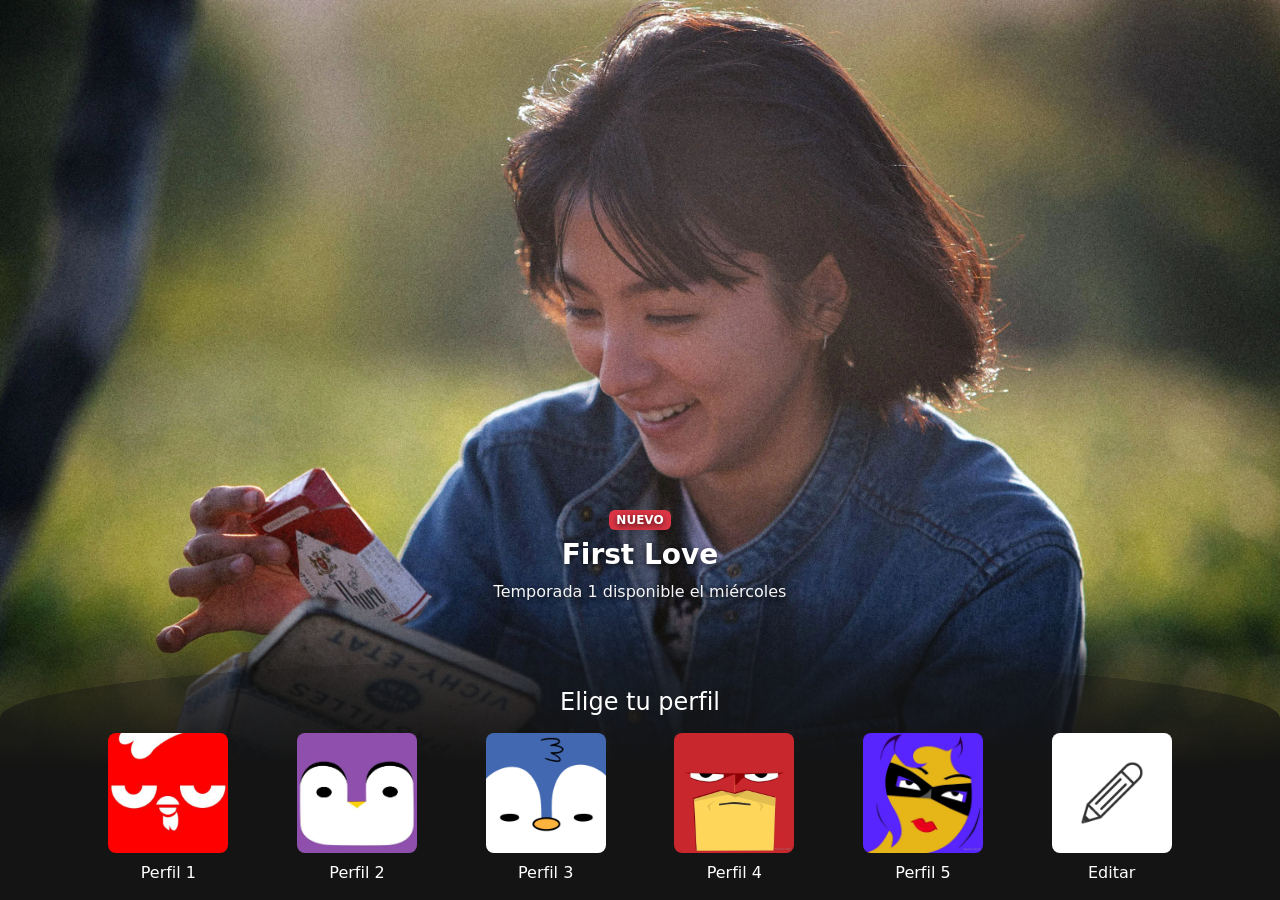
<file: index.html>
<!DOCTYPE html>
<html lang="es">
    <head>
        <meta charset="UTF-8">
        <meta name="viewport" content="width=device-width, initial-scale=1.0">
        <title>Selección de Usuarios</title>
        <link href="bootstrap/css/bootstrap.min.css" rel="stylesheet">
        <link href="css/Diseño_1.css" rel="stylesheet">
    </head>
    <body class="bg-black">
        <div class="position-relative vh-100 overflow-hidden">
            <div id="fondoTelefono" class="carousel slide carousel-fade h-100 d-md-none" data-bs-ride="carousel" data-bs-pause="false">
             <div class="carousel-inner h-100">
                <div class="carousel-item active h-100">
                    <img src="img/telefono/FirstLove.webp" class="d-block w-100 h-100 object-fit-cover" alt="First Love">
                    <div class="carousel-caption aviso">
                        <span class="badge bg-danger mb-2">NUEVO</span>
                        <h2 class="fs-3 fw-bold">First Love</h2>
                        <p class="fs-6">Temporada 1 disponible el miércoles</p>
                    </div>
                </div>
                <div class="carousel-item h-100">
                    <img src="img/telefono/hospital playlist.webp" class="d-block w-100 h-100 object-fit-cover" alt="Hospital Playlist">
                    <div class="carousel-caption aviso">
                        <span class="badge bg-danger mb-2">NUEVO</span>
                        <h2 class="fs-3 fw-bold">hospital Playlist</h2>
                        <p class="fs-6">Temporada 2 disponible el sábado</p>
                    </div>
                </div>
                <div class="carousel-item h-100">
                    <img src="img/telefono/kiminitodoke.webp" class="d-block w-100 h-100 object-fit-cover" alt="Kimi ni Todoke">
                    <div class="carousel-caption aviso">
                        <span class="badge bg-danger mb-2">NUEVO</span>
                        <h2 class="fs-3 fw-bold">Kimi ni Todoke</h2>
                        <p class="fs-6">Temporada 2 disponible el jueves</p>
                    </div>
                </div>
                <div class="carousel-item h-100">
                    <img src="img/telefono/lasflores.webp" class="d-block w-100 h-100 object-fit-cover" alt="La Nobleza de las Flores">
                    <div class="carousel-caption aviso">
                        <span class="badge bg-danger mb-2">NUEVO</span>
                        <h2 class="fs-3 fw-bold">La Nobleza de las Flores</h2>
                        <p class="fs-6">Temporada 2 disponible el miércoles</p>
                    </div>
                </div>
                <div class="carousel-item h-100">
                    <img src="img/telefono/myname.webp" class="d-block w-100 h-100 object-fit-cover" alt="My Name">
                    <div class="carousel-caption aviso">
                        <span class="badge bg-danger mb-2">NUEVO</span>
                        <h2 class="fs-3 fw-bold">My Name</h2>
                        <p class="fs-6">Temporada 3 disponible el domingo</p>
                    </div>
                </div>
             </div>

            </div>
            <div id="fondoGrande" class="carousel slide carousel-fade h-100 d-none d-md-block" data-bs-ride="carousel" data-bs-pause="false">
                <div class="carousel-inner h-100">
                <div class="carousel-item active h-100">
                    <img src="img/tablet-desktop/FirstLove.webp" class="d-block w-100 h-100 object-fit-cover" alt="First Love">
                    <div class="carousel-caption aviso">
                        <span class="badge bg-danger mb-2">NUEVO</span>
                        <h2 class="fs-3 fw-bold">First Love</h2>
                        <p class="fs-6">Temporada 1 disponible el miércoles</p>
                    </div>
                </div>
                <div class="carousel-item h-100">
                    <img src="img/tablet-desktop/hospital_playlist.webp" class="d-block w-100 h-100 object-fit-cover" alt="Hospital Playlist">
                    <div class="carousel-caption aviso">
                        <span class="badge bg-danger mb-2">NUEVO</span>
                        <h2 class="fs-3 fw-bold">Hospital PLaylist</h2>
                        <p class="fs-6">Temporada 2 disponible el sábado</p>
                    </div>
                </div>
                <div class="carousel-item h-100">
                    <img src="img/tablet-desktop/kiminitodoke.webp" class="d-block w-100 h-100 object-fit-cover" alt="Kimi ni Todoke">
                    <div class="carousel-caption aviso">
                        <span class="badge bg-danger mb-2">NUEVO</span>
                        <h2 class="fs-3 fw-bold">Kimi ni Todoke</h2>
                        <p class="fs-6">Temporada 2 disponible el jueves</p>
                    </div>
                </div>
                <div class="carousel-item h-100">
                    <img src="img/tablet-desktop/lasflores.webp" class="d-block w-100 h-100 object-fit-cover" alt="La Nobleza de las Flores">
                    <div class="carousel-caption aviso">
                        <span class="badge bg-danger mb-2">NUEVO</span>
                        <h2 class="fs-3 fw-bold">La Nobleza de las Flores</h2>
                        <p class="fs-6">Temporada 2 disponible el miércoles</p>
                    </div>
                </div>
                <div class="carousel-item h-100">
                    <img src="img/tablet-desktop/myname.webp" class="d-block w-100 h-100 object-fit-cover" alt="My Name">
                    <div class="carousel-caption aviso">
                        <span class="badge bg-danger mb-2">NUEVO</span>
                        <h2 class="fs-3 fw-bold">My Name</h2>
                        <p class="fs-6">Temporada 3 disponible el domingo</p>
                    </div>
                </div>
             </div>
            </div>
            <div class="panel position-absolute bottom-0 start-0 w-100 z-3 text-center text-white py-4">
                <h1 class="fs-4 fw-normal mb-3">Elige tu perfil</h1>
            <div class="container">
                <div class="row row-cols-3 row-cols-md-6 g-3 justify-content-center">
                    <div class="col">
                         <a href="peliculas.html" class="perfil text-white text-decoration-none">
                            <img src="img/perfiles/perfil1.jpg" class="img-fluid rounded-3" alt="Perfil 1">
                            <p class="mt-2 mb-0">Perfil 1</p>
                         </a>
                    </div>
                    <div class="col">
                         <a href="peliculas.html" class="perfil text-white text-decoration-none">
                            <img src="img/perfiles/perfil2.jpg" class="img-fluid rounded-3" alt="Perfil 2">
                            <p class="mt-2 mb-0">Perfil 2</p>
                         </a>
                    </div>
                    <div class="col">
                         <a href="peliculas.html" class="perfil text-white text-decoration-none">
                            <img src="img/perfiles/perfil3.jpg" class="img-fluid rounded-3" alt="Perfil 3">
                            <p class="mt-2 mb-0">Perfil 3</p>
                         </a>
                    </div>
                    <div class="col">
                         <a href="peliculas.html" class="perfil text-white text-decoration-none">
                            <img src="img/perfiles/perfil 4.jpg" class="img-fluid rounded-3" alt="Perfil 4">
                            <p class="mt-2 mb-0">Perfil 4</p>
                         </a>
                    </div>
                    <div class="col">
                         <a href="peliculas.html" class="perfil text-white text-decoration-none">
                            <img src="img/perfiles/perfil5.jpg" class="img-fluid rounded-3" alt="Perfil 5">
                            <p class="mt-2 mb-0">Perfil 5</p>
                         </a>
                         </div>
                         <div class="col">
                         <a href="#" class="perfil text-white text-decoration-none">
                            <img src="img/perfiles/lapiz.png" class="img-fluid rounded-3" alt="Editar Perfil">
                            <p class="mt-2 mb-0">Editar</p>
                         </a>
                         </div>
                    </div>
                </div>
            </div>
        </div>
         <script src="bootstrap/js/bootstrap.bundle.min.js"></script>
    </body>
</html>
</file>
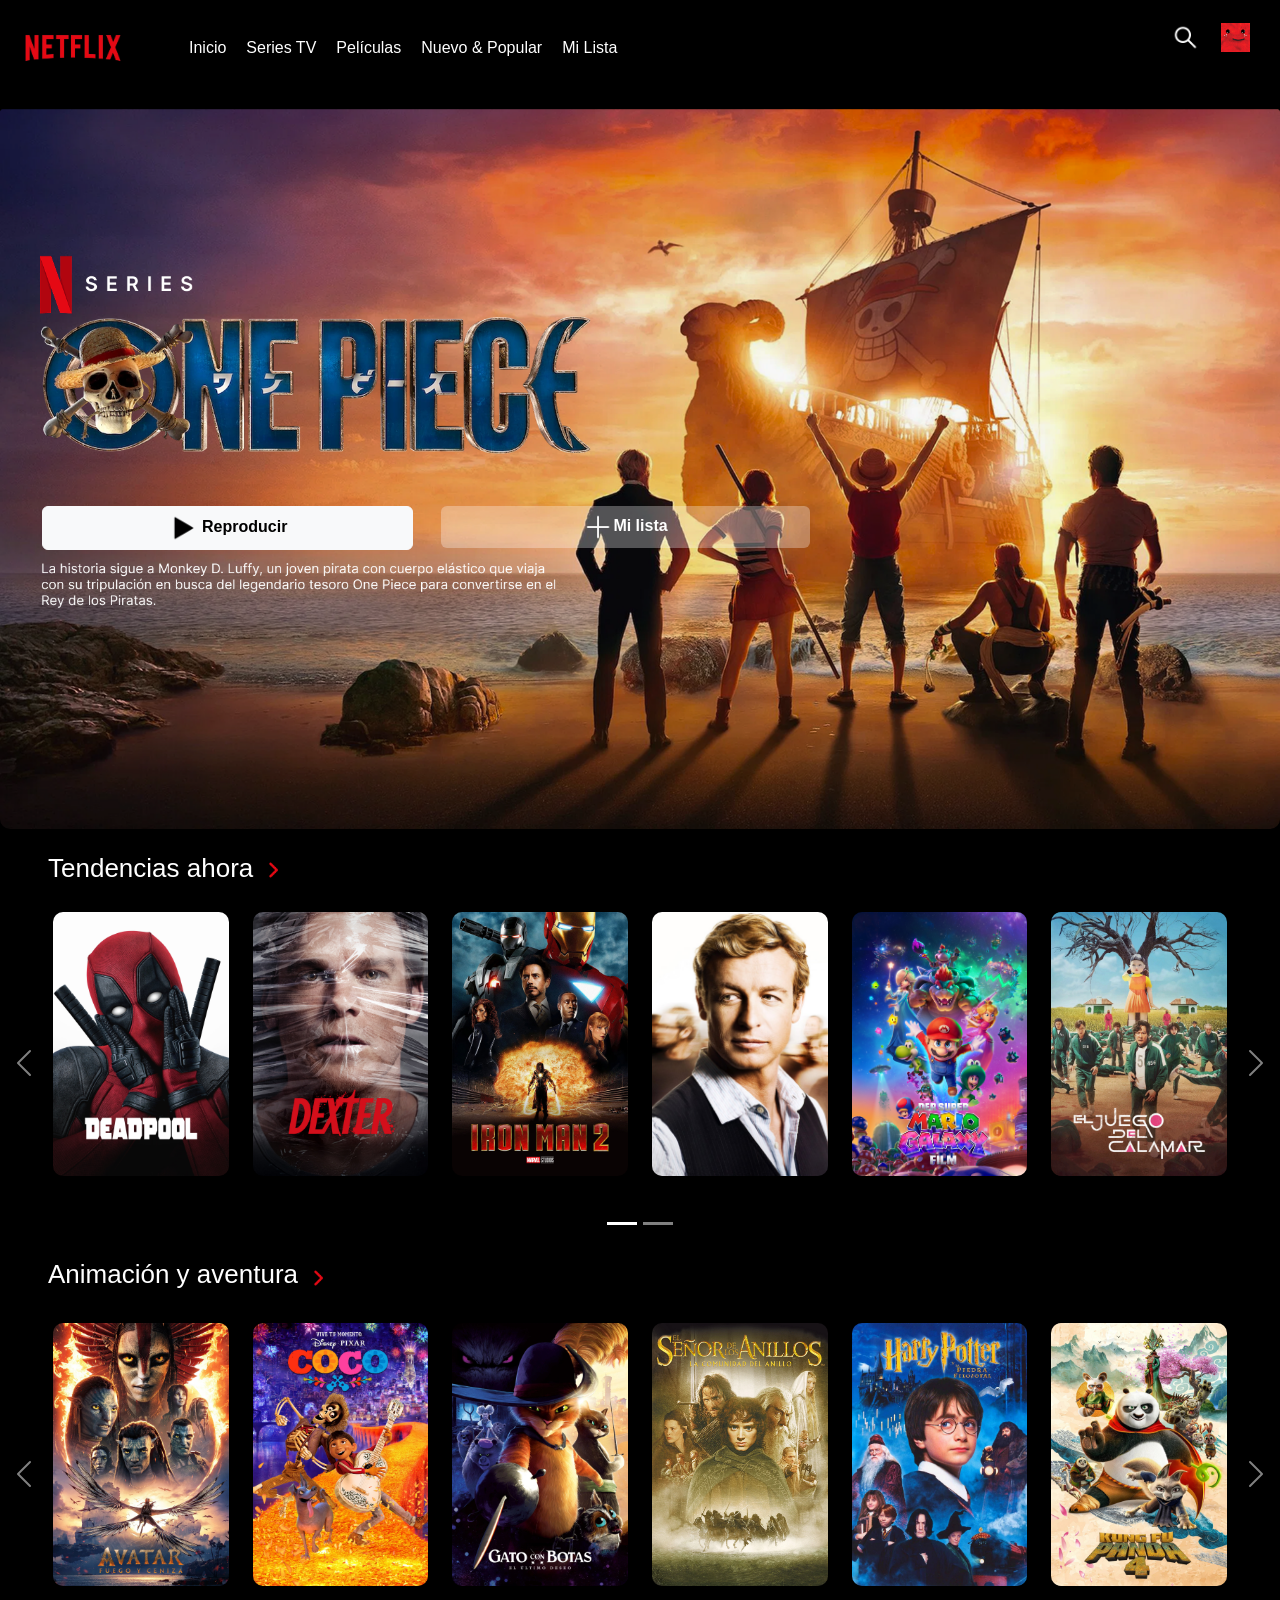
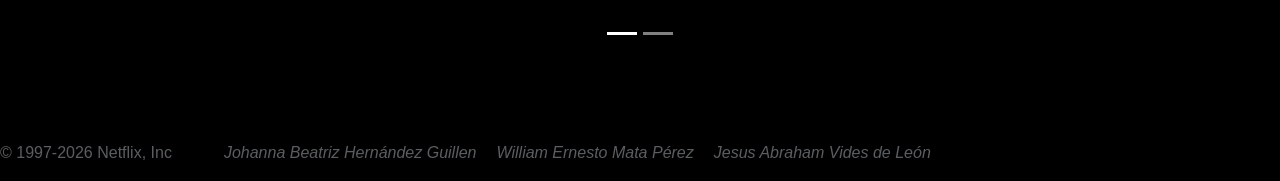
<file: peliculas.html>
<!DOCTYPE html>
<html lang="es">

<head>
    <meta charset="UTF-8">
    <meta name="viewport" content="width=device-width, initial-scale=1.0, user-scalable=no">
    <title>Netflix</title>
    <!--Icono metadato-->
    <link rel="icon" href="img/logo(N).png">
    <link href="https://cdn.jsdelivr.net/npm/bootstrap@5.3.9/dist/css/bootstrap.min.css" rel="stylesheet"
        integrity="sha384-yEPZ7jP9S0QKiUQ0m3jjsO4ProIW7wvR9gXkI7JOGa2XVsw53Yke2bsdkBbjmmiX" crossorigin="anonymous">

    <link rel="stylesheet" href="css/stylen.css">
    <link rel="stylesheet" href="css/pc.css">
    <link rel="stylesheet" href="css/movil.css">
</head>

<body>
    <main>

        <!-- ################################################################################
         VERSIÓN PC / TABLET
         Se ve desde 768px (md) hacia arriba:
           d-none     = oculto en el celular
           d-md-block = visible desde tablet
         Estilos en: css/pc.css
         ################################################################################ -->
        <div id="version-pc" class="d-none d-md-block">

            <!-- ===== ENCABEZADO PC: logo a la izquierda, avatar a la derecha ===== -->
            <header class="encabezado">
                <nav class="menu">
                    <img class="logo" src="img/NetflixLogo.jpg" width="100" alt="Logo de Netflix">
                    <ul class="seleccion-menu">
                        <li><a href="peliculas.html">Inicio</a></li>
                        <li><a href="peliculas.html">Series TV</a></li>
                        <li><a href="peliculas.html">Películas</a></li>
                        <li><a href="peliculas.html">Nuevo & Popular</a></li>
                        <li><a href="peliculas.html">Mi Lista</a></li>
                    </ul>
                </nav>
                <img class="buscar" src="img/buscar.png" alt="Lupa">
                <a href="index.html" class="text-decoration-none">
                    <img class="profile" src="img_profiles/profile1.png" width="50" class="avatar" alt="Profile image">
                </a>
            </header>


            <section id="pc-banner">
                <img src="img/Frame 2.png" alt="Imagen Banner">
                <div class="botones-banner">
                    <button type="button" class="btn btn-light w-100 mb-2">
                        <img src="img/reproducir.png" width="22" alt=""> <strong>Reproducir</strong>
                    </button>

                    <button type="button" class="btn btn-transparente w-100 h-25">
                        <img src="img/mi-lista.png" width="22" alt=""><strong>Mi lista</strong>
                    </button>
                </div>
            </section>


            <br>
            <!--CARRUSEL 1 Tendencias-->
            <section id="carrusel-pc-1" class="carrusel-pc px-5">
                <section class="fila-tendencias">
                    <h3>Tendencias ahora</h3>
                    <img src="img/flecha-roja.png" height="20px" width="20px" alt="vector flecha roja">
                </section>
                <div id="carruselIndicadores" class="carousel slide" data-bs-ride="carousel">
                    <div class="carousel-inner">
                        <div class="carousel-item active"> <!--Posters pestaña 1-->
                            <div class="row g-4">
                                <div class="col-2"><img class="poster" src="img/Deadpool (2016).jpg"
                                        alt="Primera diapositiva"></div>
                                <div class="col-2"><img class="poster" src="img/Dexter (2006).jpg"
                                        alt="Segunda diapositiva"></div>
                                <div class="col-2"><img class="poster" src="img/Iron Man 2 (2010).jpg"
                                        alt="Tercera diapositiva"></div>
                                <div class="col-2"><img class="poster" src="img/Mentalist(2008).jpg"
                                        alt="Cuarta diapositiva"></div>
                                <div class="col-2"><img class="poster" src="img/The Super Mario Galaxy Movie (2026).jpg"
                                        alt="Quinta diapositiva">
                                </div>
                                <div class="col-2"><img class="poster" src="img/Eljuegodelcalamarportada(2021).jpg"
                                        alt="Sexta diapositiva"></div>

                            </div>
                        </div>
                        <div class="carousel-item"><!--Posters pestaña 2-->
                            <div class="carousel-item-active">
                                <div class="row g-4">
                                    <div class="col-2"><img class="poster" src="img/Wednesday(2022).jpg"
                                            alt="Séptima diapositiva"></div>
                                    <div class="col-2"><img class="poster" src="img/Shrek(20021).jpg"
                                            alt="Octava diapositiva"></div>
                                    <div class="col-2"><img class="poster" src="img/Mipobreangelito(1990).jpg"
                                            alt="Novena diapositiva"></div>
                                    <div class="col-2"><img class="poster" src="img/TopGun.jpg"
                                            alt="Decima diapositiva"></div>
                                    <div class="col-2"><img class="poster" src="img/Rick and Morty (2013).jpg"
                                            alt="Onceava diapositiva"></div>
                                    <div class="col-2"><img class="poster" src="img/Comoentrenaratudragon(2010).jpg"
                                            alt="Doceava diapositiva"></div>
                                </div>
                            </div>
                        </div>
                    </div>
                    <button class="carousel-control-prev" type="button" data-bs-target="#carruselIndicadores"
                        data-bs-slide="prev">
                        <span class="carousel-control-prev-icon" aria-hidden="true"></span>
                        <span class="visually-hidden">Anterior</span>
                    </button>
                    <button class="carousel-control-next" type="button" data-bs-target="#carruselIndicadores"
                        data-bs-slide="next">
                        <span class="carousel-control-next-icon" aria-hidden="true"></span>
                        <span class="visually-hidden">Siguiente</span>
                    </button>

                    <div class="carousel-indicators">
                        <button type="button" data-bs-target="#carruselIndicadores" data-bs-slide-to="0" class="active"
                            aria-current="true" aria-label="Diapositiva 1"></button>
                        <button type="button" data-bs-target="#carruselIndicadores" data-bs-slide-to="1"
                            aria-label="Diapositiva 2"></button>
                    </div>
                </div>
            </section>
            <br>
            <!--CARRUSEL 2 Animación y aventura-->

            <section id="carrusel-pc-2" class="carrusel-pc px-5">
                <section class="fila-animaven">
                    <h3>Animación y aventura</h3>
                    <img src="img/flecha-roja.png" height="20px" width="20px" alt="vector flecha roja">
                </section>
                <div id="carruselIndicadores2" class="carousel slide" data-bs-ride="carousel">
                    <div class="carousel-inner">
                        <div class="carousel-item active">
                            <div class="row g-4">
                                <div class="col-2"><img class="poster"
                                        src="img/anima-ventu/AvatarFuegoyCeniza(2025).jpg" alt="Primera diapositiva">
                                </div>
                                <div class="col-2"><img class="poster" src="img/anima-ventu/Coco(2017).jpg"
                                        alt="Segunda diapositiva"></div>
                                <div class="col-2"><img class="poster" src="img/anima-ventu/Elgatoconbotas(2022).jpg"
                                        alt="Tercera diapositiva"></div>
                                <div class="col-2"><img class="poster"
                                        src="img/anima-ventu/Elseñordelosanillos(2001).jpg" alt="Cuarta diapositiva">
                                </div>
                                <div class="col-2"><img class="poster" src="img/anima-ventu/HarryPotter(2001).jpg"
                                        alt="Quinta diapositiva">
                                </div>
                                <div class="col-2"><img class="poster" src="img/anima-ventu/KungFuPanda4(2024).jpg"
                                        alt="Sexta diapositiva"></div>

                            </div>
                        </div>
                        <div class="carousel-item">
                            <div class="carousel-item-active">
                                <div class="row g-4">
                                    <div class="col-2"><img class="poster" src="img/anima-ventu/LosCroods.jpg"
                                            alt="Séptima diapositiva"></div>
                                    <div class="col-2"><img class="poster"
                                            src="img/anima-ventu/Mivillanofavorito(2024).jpg" alt="Octava diapositiva">
                                    </div>
                                    <div class="col-2"><img class="poster" src="img/anima-ventu/RobotSalvaje.jpg"
                                            alt="Novena diapositiva"></div>
                                    <div class="col-2"><img class="poster" src="img/anima-ventu/Spider-Man(2018).jpg"
                                            alt="Decima diapositiva"></div>
                                    <div class="col-2"><img class="poster"
                                            src="img/anima-ventu/TransformersOne(2024).jpg" alt="Onceava diapositiva">
                                    </div>
                                    <div class="col-2"><img class="poster" src="img/anima-ventu/Vengadores(2018).jpg"
                                            alt="Doceava diapositiva"></div>
                                </div>
                            </div>
                        </div>
                    </div>
                    <button class="carousel-control-prev" type="button" data-bs-target="#carruselIndicadores2"
                        data-bs-slide="prev">
                        <span class="carousel-control-prev-icon" aria-hidden="true"></span>
                        <span class="visually-hidden">Anterior</span>
                    </button>
                    <button class="carousel-control-next" type="button" data-bs-target="#carruselIndicadores2"
                        data-bs-slide="next">
                        <span class="carousel-control-next-icon" aria-hidden="true"></span>
                        <span class="visually-hidden">Siguiente</span>
                    </button>

                    <div class="carousel-indicators">
                        <button type="button" data-bs-target="#carruselIndicadores2" data-bs-slide-to="0" class="active"
                            aria-current="true" aria-label="Diapositiva 1"></button>
                        <button type="button" data-bs-target="#carruselIndicadores2" data-bs-slide-to="1"
                            aria-label="Diapositiva 2"></button>
                    </div>
                </div>
            </section>

            <br><br><br><br>
            <!-- ===== PIE DE PÁGINA PC ===== -->
            <footer class="pie">
                <p>&#169 1997-2026 Netflix, Inc</p>
                <ul>
                    <li>Johanna Beatriz Hernández Guillen</li>
                    <li>William Ernesto Mata Pérez</li>
                    <li>Jesus Abraham Vides de León</li>
                </ul>
            </footer>

        </div>
        <!-- ############################ FIN VERSIÓN PC / TABLET ############################ -->


        <div id="version-movil" class="d-md-none">

            <header id="movil-encabezado">

                <div class="container-fluid py-2">
                    <div class="row align-items-center g-2">
                        <div class="col-auto">
                            <img src="img/logo(N).png" alt="Logo de Netflix" id="logopequeño" width="40">
                        </div>

                        <div class="col">
                            <h1 class="Titulo-movil">Inicio</h1>
                        </div>

                        <div class="col-auto">
                            <img src="img/descarga.png" alt="Logo de Descarga" width="36">
                            <img src="img/notificaciones.png" alt="Logo Notificaciones" width="38">
                        </div>


                    </div>
                </div>
            </header>
            <nav id="movil-categorias" class="container-fluid px-4 my-3">
                <div class="row g-2 flex-nowrap fila-deslizable">
                    <div class="col-auto"><a href="#" class="categoria">Series</a></div>
                    <div class="col-auto"><a href="#" class="categoria">Películas</a></div>
                    <div class="col-auto"><a href="#" class="categoria">Juegos</a></div>
                    <div class="col-auto"><a href="#" class="categoria">Nueva y popular</a></div>
                    <div class="col-auto"><a href="#" class="categoria">Documentales</a></div>
                    <div class="col-auto"><a href="#" class="categoria">Categoria</a></div>
                </div>
            </nav>
            <section id="movil-destacado">
                <div class="container-fluid px-4">
                    <div class="card bg-dark border-secondary">
                        <img src="img/TopGun.jpg" class="card-img" alt="Panel Top Gun">

                        <div class="card-img-overlay d-flex flex-column justify-content-end">
                            <p class="text-center etiquetas">Película · Acción · Emocionante</p>
                            <button type="button" class="btn btn-light w-100 mb-2">
                                <img src="img/reproducir.png" width="22" alt=""> <strong>Reproducir</strong>
                            </button>

                            <button type="button" class="btn btn-transparente w-100">
                                <img src="img/mi-lista.png" width="22" alt=""><strong>Mi lista</strong></button>

                        </div>

                    </div>

                </div>



            </section>

            <nav id="movil-barra-inferior" class="fixed-bottom">
                <div class="barra">
                    <div class="row g-0 text-center">
                        <div class="col">
                            <a href="peliculas.html" class="text-decoration-none">
                                <img src="img/inicio.png" width="26" alt="">
                                <span>Inicio</span>
                            </a>
                        </div>

                        <div class="col">
                            <a href="#" class="text-decoration-none">
                                <img src="img/clips.png" width="26" alt="">
                                <span>Clips</span>
                            </a>
                        </div>

                        <div class="col">
                            <a href="#" class="text-decoration-none">
                                <img src="img/juegos.png" width="26" alt="">
                                <span>Juegos</span>
                            </a>
                        </div>

                        <div class="col">
                            <a href="#" class="text-decoration-none">
                                <img src="img/buscar.png" width="26" alt="">
                                <span>Buscar</span>
                            </a>
                        </div>
                        <div class="col">
                            <a href="index.html" class="text-decoration-none">
                                <img src="img_profiles/profile1.png" width="26" alt="" class="avatar">
                                <span>Mi Netflix</span>
                            </a>
                        </div>

                    </div>

                </div>
            </nav>
            <section id="movil-categoria-1" class="container-fluid px-4 mt-4">
                <h2 class="titulo-fila">Continuar viendo</h2>

                <div class="row g-2 flex-nowrap fila-deslizable">
                    <div class="col-auto">
                        <img src="img/TopGun.jpg" class="poster" alt="Top Gun">
                    </div>
                    <div class="col-auto">
                        <img src="img/Wednesday(2022).jpg" class="poster" alt="Wednesday">
                    </div>
                    <div class="col-auto">
                        <img src="img/Shrek(20021).jpg" class="poster" alt="Shrek">
                    </div>
                    <div class="col-auto">
                        <img src="img/The Mentalist (2008).jpg" class="poster" alt="Top Gun">
                    </div>

                </div>
            </section>




        </div>

        <!-- SCRIPT BOOTSTRAP: siempre al final del body, para que funcionen los carruseles.
         No lo muevan ni lo borren. -->
        <script src="https://cdn.jsdelivr.net/npm/bootstrap@5.3.9/dist/js/bootstrap.bundle.min.js"
            integrity="sha384-WyOxWvTyr1QaMPfiPJSv76iReVthorl5uWlFtZPyK0IEB0hGzo9y5Bp9mYanr8Bu"
            crossorigin="anonymous"></script>
</body>

</html>
</file>
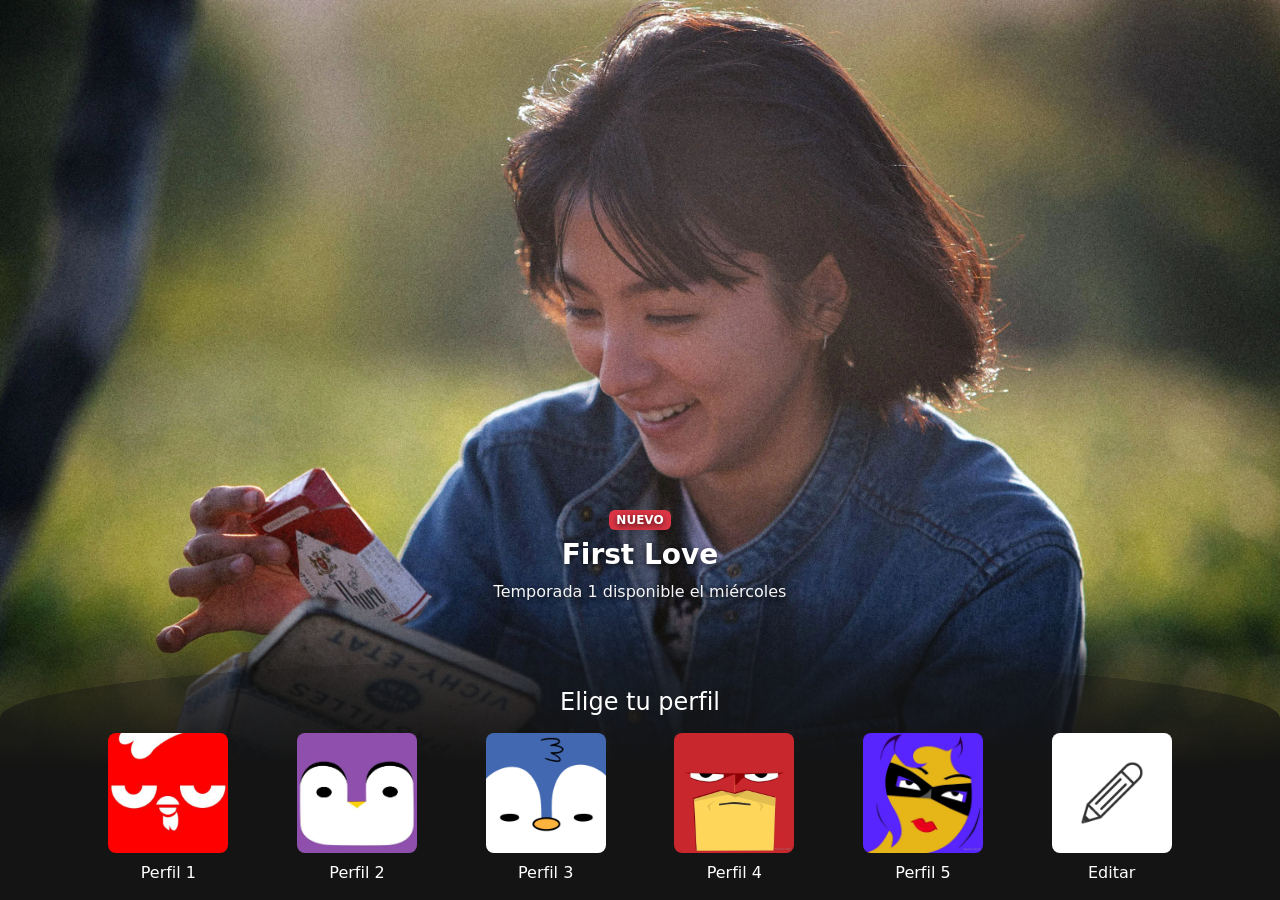
<file: SeleccionDeUsuario.html>
<!DOCTYPE html>
<html lang="es">
    <head>
        <meta charset="UTF-8">
        <meta name="viewport" content="width=device-width, initial-scale=1.0">
        <title>Selección de Usuarios</title>
        <link href="bootstrap/css/bootstrap.min.css" rel="stylesheet">
        <link href="css/Diseño_1.css" rel="stylesheet">
    </head>
    <body class="bg-black">
        <div class="position-relative vh-100 overflow-hidden">
            <div id="fondoTelefono" class="carousel slide carousel-fade h-100 d-md-none" data-bs-ride="carousel" data-bs-pause="false">
             <div class="carousel-inner h-100">
                <div class="carousel-item active h-100">
                    <img src="img/telefono/FirstLove.webp" class="d-block w-100 h-100 object-fit-cover" alt="First Love">
                    <div class="carousel-caption aviso">
                        <span class="badge bg-danger mb-2">NUEVO</span>
                        <h2 class="fs-3 fw-bold">First Love</h2>
                        <p class="fs-6">Temporada 1 disponible el miércoles</p>
                    </div>
                </div>
                <div class="carousel-item h-100">
                    <img src="img/telefono/hospital playlist.webp" class="d-block w-100 h-100 object-fit-cover" alt="Hospital Playlist">
                    <div class="carousel-caption aviso">
                        <span class="badge bg-danger mb-2">NUEVO</span>
                        <h2 class="fs-3 fw-bold">hospital Playlist</h2>
                        <p class="fs-6">Temporada 2 disponible el sábado</p>
                    </div>
                </div>
                <div class="carousel-item h-100">
                    <img src="img/telefono/kiminitodoke.webp" class="d-block w-100 h-100 object-fit-cover" alt="Kimi ni Todoke">
                    <div class="carousel-caption aviso">
                        <span class="badge bg-danger mb-2">NUEVO</span>
                        <h2 class="fs-3 fw-bold">Kimi ni Todoke</h2>
                        <p class="fs-6">Temporada 2 disponible el jueves</p>
                    </div>
                </div>
                <div class="carousel-item h-100">
                    <img src="img/telefono/lasflores.webp" class="d-block w-100 h-100 object-fit-cover" alt="La Nobleza de las Flores">
                    <div class="carousel-caption aviso">
                        <span class="badge bg-danger mb-2">NUEVO</span>
                        <h2 class="fs-3 fw-bold">La Nobleza de las Flores</h2>
                        <p class="fs-6">Temporada 2 disponible el miércoles</p>
                    </div>
                </div>
                <div class="carousel-item h-100">
                    <img src="img/telefono/myname.webp" class="d-block w-100 h-100 object-fit-cover" alt="My Name">
                    <div class="carousel-caption aviso">
                        <span class="badge bg-danger mb-2">NUEVO</span>
                        <h2 class="fs-3 fw-bold">My Name</h2>
                        <p class="fs-6">Temporada 3 disponible el domingo</p>
                    </div>
                </div>
             </div>

            </div>
            <div id="fondoGrande" class="carousel slide carousel-fade h-100 d-none d-md-block" data-bs-ride="carousel" data-bs-pause="false">
                <div class="carousel-inner h-100">
                <div class="carousel-item active h-100">
                    <img src="img/tablet-desktop/FirstLove.webp" class="d-block w-100 h-100 object-fit-cover" alt="First Love">
                    <div class="carousel-caption aviso">
                        <span class="badge bg-danger mb-2">NUEVO</span>
                        <h2 class="fs-3 fw-bold">First Love</h2>
                        <p class="fs-6">Temporada 1 disponible el miércoles</p>
                    </div>
                </div>
                <div class="carousel-item h-100">
                    <img src="img/tablet-desktop/hospital_playlist.webp" class="d-block w-100 h-100 object-fit-cover" alt="Hospital Playlist">
                    <div class="carousel-caption aviso">
                        <span class="badge bg-danger mb-2">NUEVO</span>
                        <h2 class="fs-3 fw-bold">Hospital PLaylist</h2>
                        <p class="fs-6">Temporada 2 disponible el sábado</p>
                    </div>
                </div>
                <div class="carousel-item h-100">
                    <img src="img/tablet-desktop/kiminitodoke.webp" class="d-block w-100 h-100 object-fit-cover" alt="Kimi ni Todoke">
                    <div class="carousel-caption aviso">
                        <span class="badge bg-danger mb-2">NUEVO</span>
                        <h2 class="fs-3 fw-bold">Kimi ni Todoke</h2>
                        <p class="fs-6">Temporada 2 disponible el jueves</p>
                    </div>
                </div>
                <div class="carousel-item h-100">
                    <img src="img/tablet-desktop/lasflores.webp" class="d-block w-100 h-100 object-fit-cover" alt="La Nobleza de las Flores">
                    <div class="carousel-caption aviso">
                        <span class="badge bg-danger mb-2">NUEVO</span>
                        <h2 class="fs-3 fw-bold">La Nobleza de las Flores</h2>
                        <p class="fs-6">Temporada 2 disponible el miércoles</p>
                    </div>
                </div>
                <div class="carousel-item h-100">
                    <img src="img/tablet-desktop/myname.webp" class="d-block w-100 h-100 object-fit-cover" alt="My Name">
                    <div class="carousel-caption aviso">
                        <span class="badge bg-danger mb-2">NUEVO</span>
                        <h2 class="fs-3 fw-bold">My Name</h2>
                        <p class="fs-6">Temporada 3 disponible el domingo</p>
                    </div>
                </div>
             </div>
            </div>
            <div class="panel position-absolute bottom-0 start-0 w-100 z-3 text-center text-white py-4">
                <h1 class="fs-4 fw-normal mb-3">Elige tu perfil</h1>
            <div class="container">
                <div class="row row-cols-3 row-cols-md-6 g-3 justify-content-center">
                    <div class="col">
                         <a href="peliculas.html" class="perfil text-white text-decoration-none">
                            <img src="img/perfiles/perfil1.jpg" class="img-fluid rounded-3" alt="Perfil 1">
                            <p class="mt-2 mb-0">Perfil 1</p>
                         </a>
                    </div>
                    <div class="col">
                         <a href="peliculas.html" class="perfil text-white text-decoration-none">
                            <img src="img/perfiles/perfil2.jpg" class="img-fluid rounded-3" alt="Perfil 2">
                            <p class="mt-2 mb-0">Perfil 2</p>
                         </a>
                    </div>
                    <div class="col">
                         <a href="peliculas.html" class="perfil text-white text-decoration-none">
                            <img src="img/perfiles/perfil3.jpg" class="img-fluid rounded-3" alt="Perfil 3">
                            <p class="mt-2 mb-0">Perfil 3</p>
                         </a>
                    </div>
                    <div class="col">
                         <a href="peliculas.html" class="perfil text-white text-decoration-none">
                            <img src="img/perfiles/perfil 4.jpg" class="img-fluid rounded-3" alt="Perfil 4">
                            <p class="mt-2 mb-0">Perfil 4</p>
                         </a>
                    </div>
                    <div class="col">
                         <a href="peliculas.html" class="perfil text-white text-decoration-none">
                            <img src="img/perfiles/perfil5.jpg" class="img-fluid rounded-3" alt="Perfil 5">
                            <p class="mt-2 mb-0">Perfil 5</p>
                         </a>
                         </div>
                         <div class="col">
                         <a href="#" class="perfil text-white text-decoration-none">
                            <img src="img/perfiles/lapiz.png" class="img-fluid rounded-3" alt="Editar Perfil">
                            <p class="mt-2 mb-0">Editar</p>
                         </a>
                         </div>
                    </div>
                </div>
            </div>
        </div>
         <script src="bootstrap/js/bootstrap.bundle.min.js"></script>
    </body>
</html>
</file>
<file: css/Diseño_1.css>
.panel{
    z-index: 3;
    padding-top: 30px !important;
    padding-bottom: 15px !important;
    background: linear-gradient(to bottom, rgba(20, 20, 20, 0.6), #141414 45%);
    box-shadow: 0 -20px 50px 10px rgba(20, 20, 20, 0.6);
    border-top-left-radius: 50% 60px;
    border-top-right-radius: 50% 60px;
}

.perfil{
    display: block;
    max-width: 85px;
    margin: 0 auto;
}

@media (min-width: 768px){
    .perfil{
        max-width: 120px;
    }
}
.perfil img{
    width: 100%;
    aspect-ratio: 1 / 1;
    object-fit: cover;
}

.carousel-item img{
    object-fit: cover;
}
.carousel-caption.aviso{
    top: auto;
    bottom: 340px;
    text-shadow: 0 2px 6px rgba(0, 0, 0, 0.8);
}

@media (min-width: 768px){
    .carousel-caption.aviso{
        bottom: 260px;
    }
}
</file>
<file: css/stylen.css>
*{
    font-family: arial;
}

body{
    background-color: black;
}
.encabezado{
    background-color: black;
    align-items: center;
    display: flex;
    padding-right: 10px;
}



.encabezado nav{
    flex: 1;
}



.encabezado img{
    align-items: flex-end;
    object-fit:contain;
    padding: 0px 1px;
    margin-right: 10px;
    padding-right: 10px;
}
</file>
<file: css/pc.css>
@media screen and (min-width: 992px) {

}


#version-pc{
    background-color: #000000;
    min-width: 100vh;
}

.encabezado{
    position: sticky;
    z-index: 10000;
    top: 0;
    display: flex;
    justify-content: space-between;
    align-items: center;
}
.encabezado nav{
    flex:1;
    display: flex;
    align-items: center;
    gap: 24px;
}

.encabezado nav ul{
        list-style: none;
        display: flex;
        margin: 0;
        padding: 0;
        gap:20px;
}
.encabezado nav a{
    text-decoration: none;
    color: white;
}

.logo{
    width: 155px
}
.buscar{
width: 40px;
height: 40px;
display: flex;
align-items: flex-end;
margin-bottom: 20px;
cursor: pointer;
}

.profile{
    width: 40px;
    height: 40px;
    display: flex;
    align-items: flex-end;
    margin-right: 40px;
    margin-bottom: 20px;
}


/*BANNER*/
#pc-banner > img{
height: auto;
display:block;
max-width: 100%;
border-radius: 10px;
margin:0 auto;
width:fit-content;
}


#pc-banner{
    position: relative;
}

.botones-banner button img{
    width: 30px;
    height: auto;
}
.botones-banner{
    position: absolute;
    display: flex;
    flex: 3;
    gap: 28px;
    left: 3.3%;
    bottom: 37%;
    width: 60%;
}



/*TENDENCIAS*/
.fila-tendencias{
    display: flex;
    gap: 10px;
    align-items: center;
}
.fila-tendencias img{
    margin-bottom: 5px;
    cursor:pointer;
}

/*ANIMADO-AVENTURA*/
.fila-animaven{
    display: flex;
    gap: 10px;
    align-items: center;
}

.fila-animaven{
    margin-bottom: 5px;
    cursor:pointer;
}

/*POSTERS*/
.poster{
    width: 100%;
    aspect-ratio: 2/3;
    object-fit: cover;
    border-radius: 10px;
    cursor: pointer;
}




.poster {
    transition: transform 0.3s;
}

/*ANIMACION-ini*/
.poster:hover {
    transform: scale(1.05);
}
.carrusel-pc .carousel-inner {
    padding: 20px 5px;
}

#carrusel-pc-1 .carousel-indicators{
    position: static;
    margin: 16px 0 0 0;
    background: none;
}

#carrusel-pc-2 .carousel-indicators{
    position: static;
    margin: 16px 0 0 0;
    background: none;
}
/*ANIMACION-fin*/



/*CARRUSEL 1*/
#carrusel-pc-1 h3{
    color: white;
    font-size: 26px;
}


/*AMBOS CARRUSELES*/
.carrusel-pc .carousel-control-prev,
.carrusel-pc .carousel-control-next{
    width: 48px;
}

.carrusel-pc .carousel-control-prev{
    left: -48px;
}

.carrusel-pc .carousel-control-next{
    right: -48px;
}


/*CARRUSEL 2*/
#carrusel-pc-2 h3{
    color: white;
    font-size: 26px;
}



/*FOOTER*/
.pie{
    display: flex;
    flex: 2;
    color: rgb(91, 94, 96);
    gap:20px;
}
.pie ul{
    list-style-type: none;
    display: flex;
    padddin: 19px;
    gap: 20px;
    font-style: italic;
}
</file>
<file: css/movil.css>
#version-movil {
    padding-bottom: 80px;
}


.Titulo-movil {
    color: white;
    margin-top: 25px;
}

#logopequeño {
    margin-left: 15px;
    margin-top: 15px;
}

#version-movil #movil-destacado .card {
    border-radius: 12px;
    overflow: hidden;
}

#version-movil .etiquetas {
    color: white;
    font-size: 0.9em;
}

.btn-transparente {
    background-color: rgba(255, 255, 255, 0.3);
    color:white;
    border: none;
    
}

#movil-barra-inferior{
    background-color: rgba(40, 40, 40, 0.95);
    border-radius: 35px;
    margin: 0px 10px 10px 10px;
    padding: 8px 0px;
}

#version-movil .barra img{
    display: block;
    margin: 0px auto 4px auto;
}

#version-movil .barra span {
    color: white;
    font-size: 0.75em;
}

#version-movil .barra .avatar {
    border-radius: 20%;
}

#version-movil .categoria {
    display: inline-block;
    background-color: rgba(255, 255, 255, 0.15);
    border: 1px solid rgba(255, 255, 255, 0.25);
    border-radius: 10px;
    padding: 6px 14px;
    color: white;
    font-size: 0.9em;
    text-decoration: none;
}

#version-movil .fila-deslizable {
    overflow-x: auto;
    scrollbar-width: none;
}

#version-movil .fila-deslizable::-webkit-scrollbar {
    display: none;
}
#version-movil .titulo-fila {
    color: white;
    font-size: 1.1em;
    font-weight: bold;
}

#version-movil .poster {
    width: 110px;
    border-radius: 6px;
}
</file>
